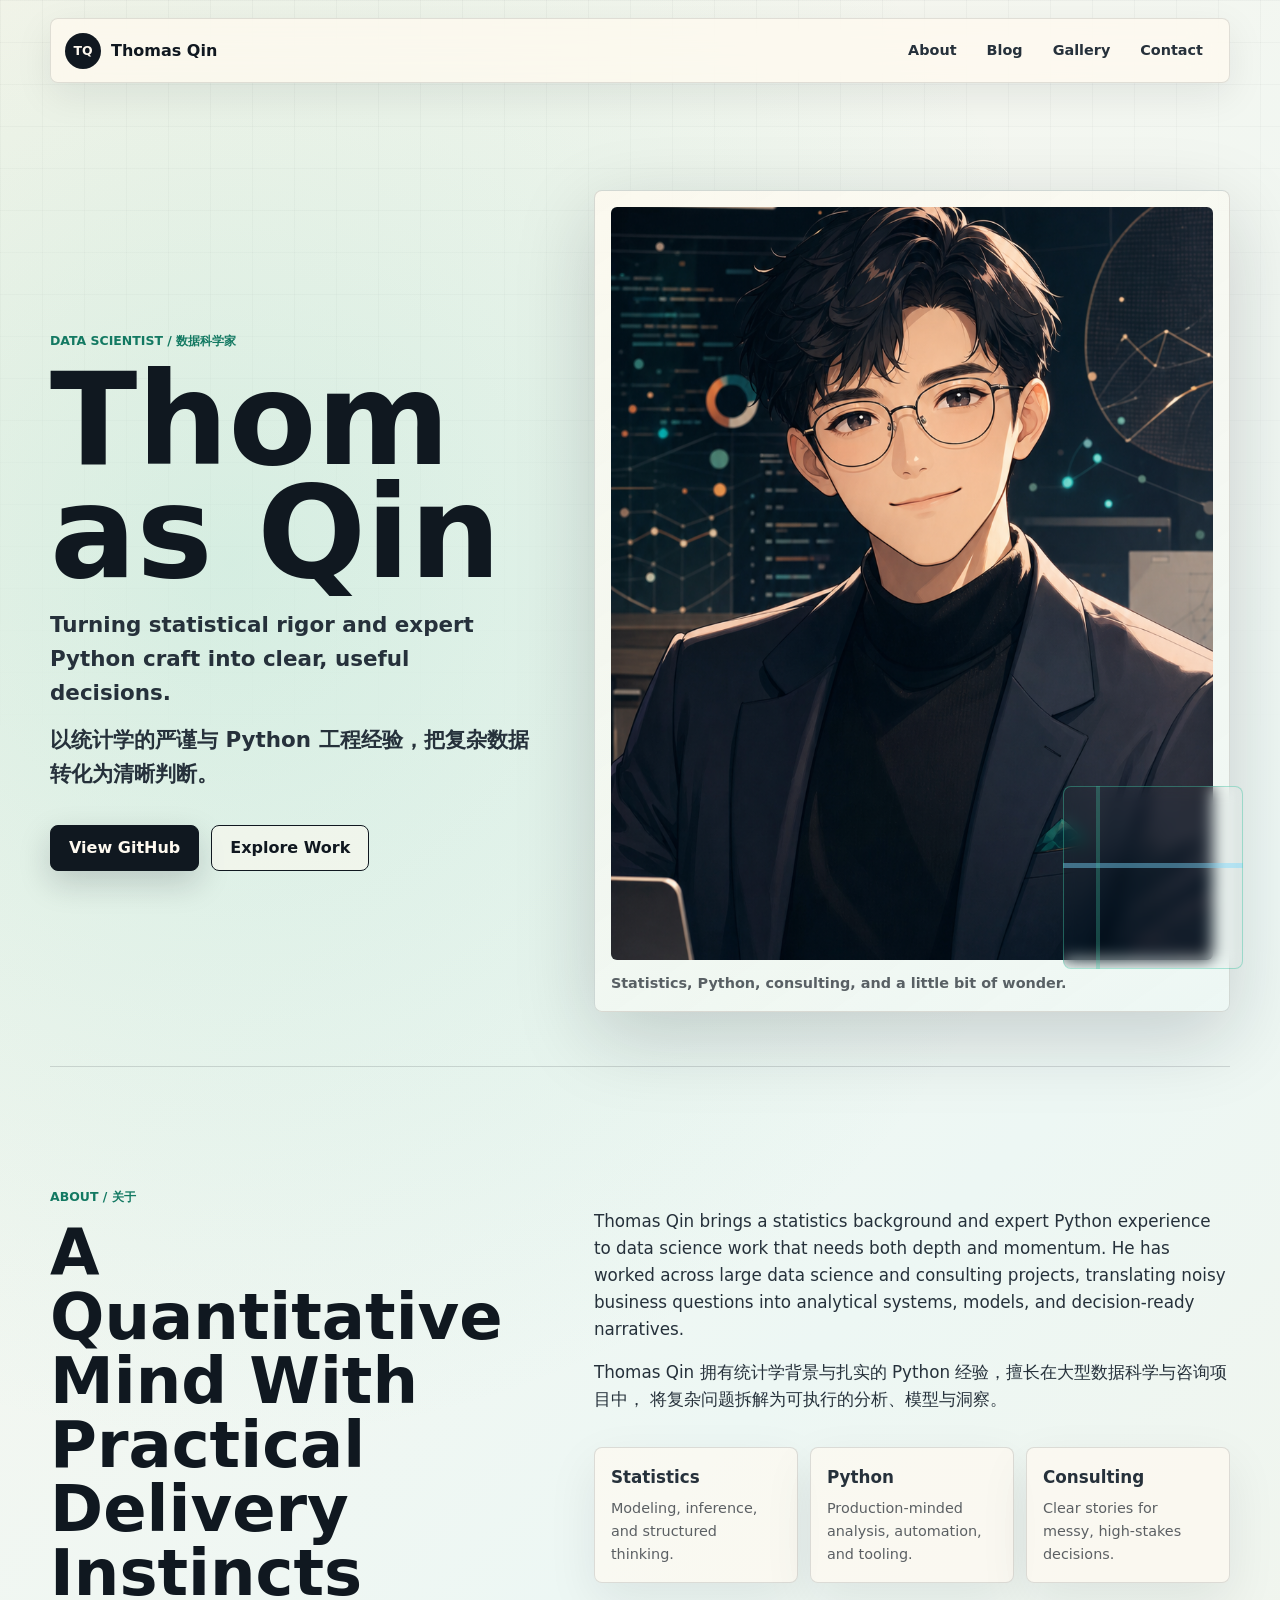
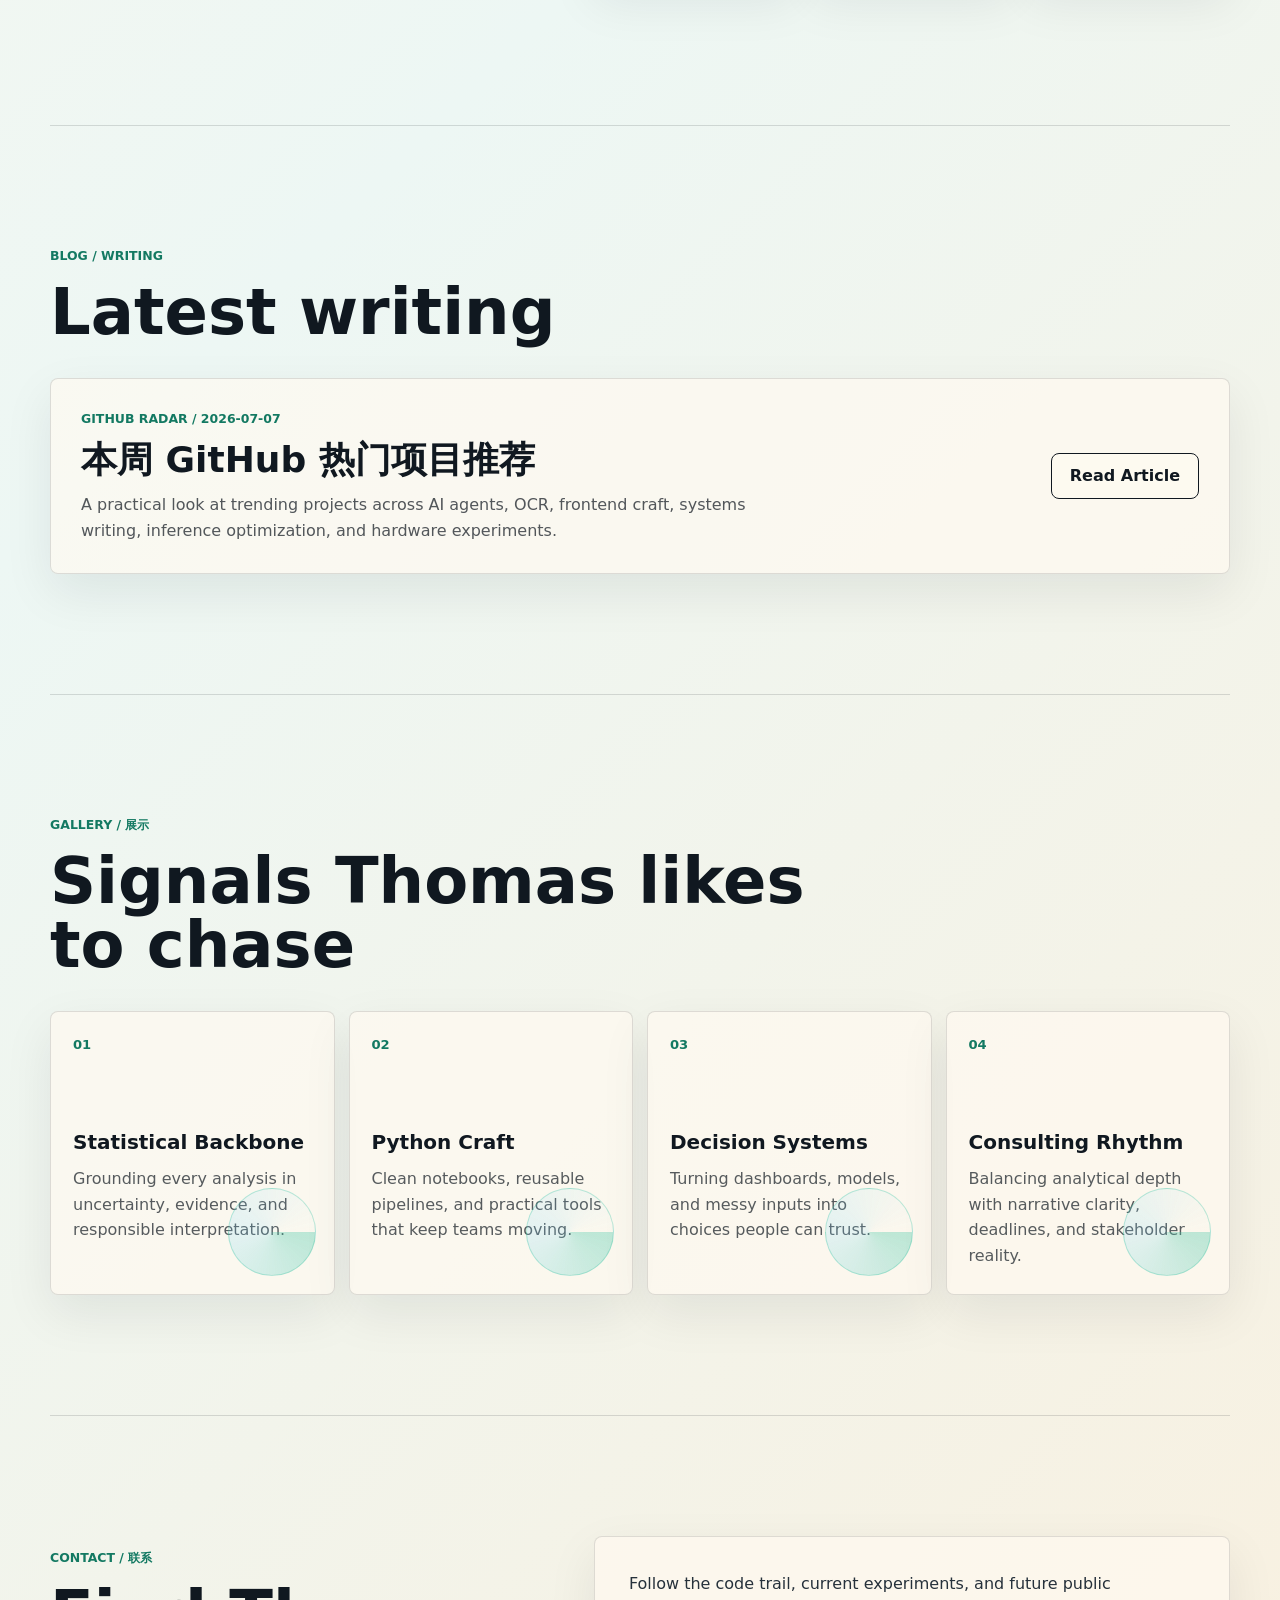
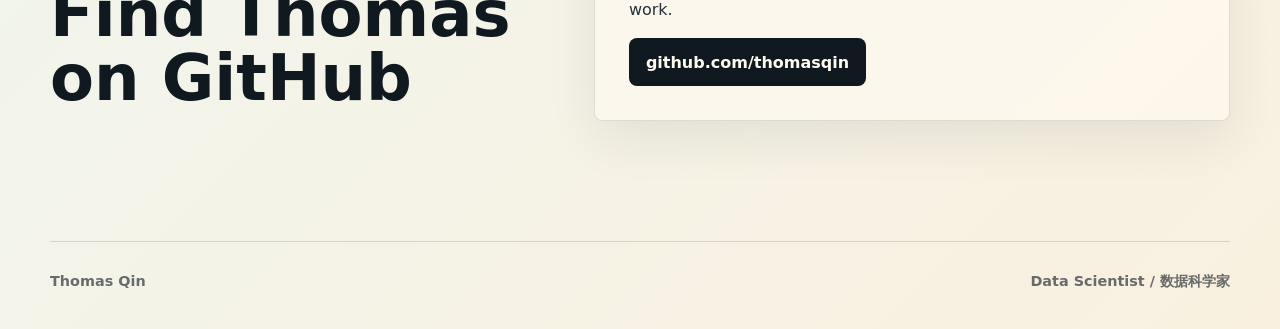
<file: index.html>
<!doctype html>
<html lang="en">
  <head>
    <meta charset="utf-8">
    <meta name="viewport" content="width=device-width, initial-scale=1">
    <meta
      name="description"
      content="Thomas Qin is a data scientist with a statistics background, expert Python experience, and large-scale consulting project work."
    >
    <title>Thomas Qin | Data Scientist</title>
    <link rel="stylesheet" href="styles.css">
  </head>
  <body>
    <header class="site-header" aria-label="Primary">
      <a class="brand" href="#top" aria-label="Thomas Qin home">
        <span class="brand-mark">TQ</span>
        <span>Thomas Qin</span>
      </a>
      <nav class="nav-links" aria-label="Site navigation">
        <a href="#about">About</a>
        <a href="#blog">Blog</a>
        <a href="#gallery">Gallery</a>
        <a href="#contact">Contact</a>
      </nav>
    </header>

    <main id="top">
      <section class="hero section-grid" aria-labelledby="hero-title">
        <div class="hero-copy">
          <p class="eyebrow">Data Scientist / 数据科学家</p>
          <h1 id="hero-title">Thomas Qin</h1>
          <p class="hero-tagline">
            Turning statistical rigor and expert Python craft into clear, useful
            decisions.
          </p>
          <p class="hero-tagline zh">
            以统计学的严谨与 Python 工程经验，把复杂数据转化为清晰判断。
          </p>
          <div class="hero-actions" aria-label="Profile actions">
            <a class="button primary" href="https://github.com/thomasqin" target="_blank" rel="noreferrer">
              View GitHub
            </a>
            <a class="button secondary" href="#gallery">Explore Work</a>
          </div>
        </div>

        <figure class="hero-visual">
          <img
            src="assets/thomas-anime-portrait.png"
            alt="Anime-inspired portrait of a data scientist in an elegant data studio"
          >
          <figcaption>
            Statistics, Python, consulting, and a little bit of wonder.
          </figcaption>
        </figure>
      </section>

      <section class="about section-grid" id="about" aria-labelledby="about-title">
        <div>
          <p class="eyebrow">About / 关于</p>
          <h2 id="about-title">A Quantitative Mind With Practical Delivery Instincts</h2>
        </div>
        <div class="about-copy">
          <p>
            Thomas Qin brings a statistics background and expert Python
            experience to data science work that needs both depth and momentum.
            He has worked across large data science and consulting projects,
            translating noisy business questions into analytical systems,
            models, and decision-ready narratives.
          </p>
          <p class="zh">
            Thomas Qin 拥有统计学背景与扎实的 Python 经验，擅长在大型数据科学与咨询项目中，
            将复杂问题拆解为可执行的分析、模型与洞察。
          </p>
          <dl class="stats-list" aria-label="Core strengths">
            <div>
              <dt>Statistics</dt>
              <dd>Modeling, inference, and structured thinking.</dd>
            </div>
            <div>
              <dt>Python</dt>
              <dd>Production-minded analysis, automation, and tooling.</dd>
            </div>
            <div>
              <dt>Consulting</dt>
              <dd>Clear stories for messy, high-stakes decisions.</dd>
            </div>
          </dl>
        </div>
      </section>

      <section class="blog-preview" id="blog" aria-labelledby="blog-title">
        <div class="section-heading">
          <p class="eyebrow">Blog / Writing</p>
          <h2 id="blog-title">Latest writing</h2>
        </div>
        <article class="post-card">
          <div>
            <p class="post-meta">GitHub Radar / 2026-07-07</p>
            <h3>本周 GitHub 热门项目推荐</h3>
            <p>
              A practical look at trending projects across AI agents, OCR,
              frontend craft, systems writing, inference optimization, and
              hardware experiments.
            </p>
          </div>
          <a class="button secondary" href="blog/github-trending-projects-2026-07-07.html">
            Read Article
          </a>
        </article>
      </section>

      <section class="gallery" id="gallery" aria-labelledby="gallery-title">
        <div class="section-heading">
          <p class="eyebrow">Gallery / 展示</p>
          <h2 id="gallery-title">Signals Thomas likes to chase</h2>
        </div>
        <div class="gallery-grid">
          <article class="gallery-card" tabindex="0">
            <span class="card-index">01</span>
            <h3>Statistical Backbone</h3>
            <p>Grounding every analysis in uncertainty, evidence, and responsible interpretation.</p>
          </article>
          <article class="gallery-card" tabindex="0">
            <span class="card-index">02</span>
            <h3>Python Craft</h3>
            <p>Clean notebooks, reusable pipelines, and practical tools that keep teams moving.</p>
          </article>
          <article class="gallery-card" tabindex="0">
            <span class="card-index">03</span>
            <h3>Decision Systems</h3>
            <p>Turning dashboards, models, and messy inputs into choices people can trust.</p>
          </article>
          <article class="gallery-card" tabindex="0">
            <span class="card-index">04</span>
            <h3>Consulting Rhythm</h3>
            <p>Balancing analytical depth with narrative clarity, deadlines, and stakeholder reality.</p>
          </article>
        </div>
      </section>

      <section class="contact section-grid" id="contact" aria-labelledby="contact-title">
        <div>
          <p class="eyebrow">Contact / 联系</p>
          <h2 id="contact-title">Find Thomas on GitHub</h2>
        </div>
        <div class="contact-panel">
          <p>
            Follow the code trail, current experiments, and future public work.
          </p>
          <a class="github-link" href="https://github.com/thomasqin" target="_blank" rel="noreferrer">
            github.com/thomasqin
          </a>
        </div>
      </section>
    </main>

    <footer class="site-footer">
      <span>Thomas Qin</span>
      <span>Data Scientist / 数据科学家</span>
    </footer>

    <script src="script.js"></script>
  </body>
</html>
</file>
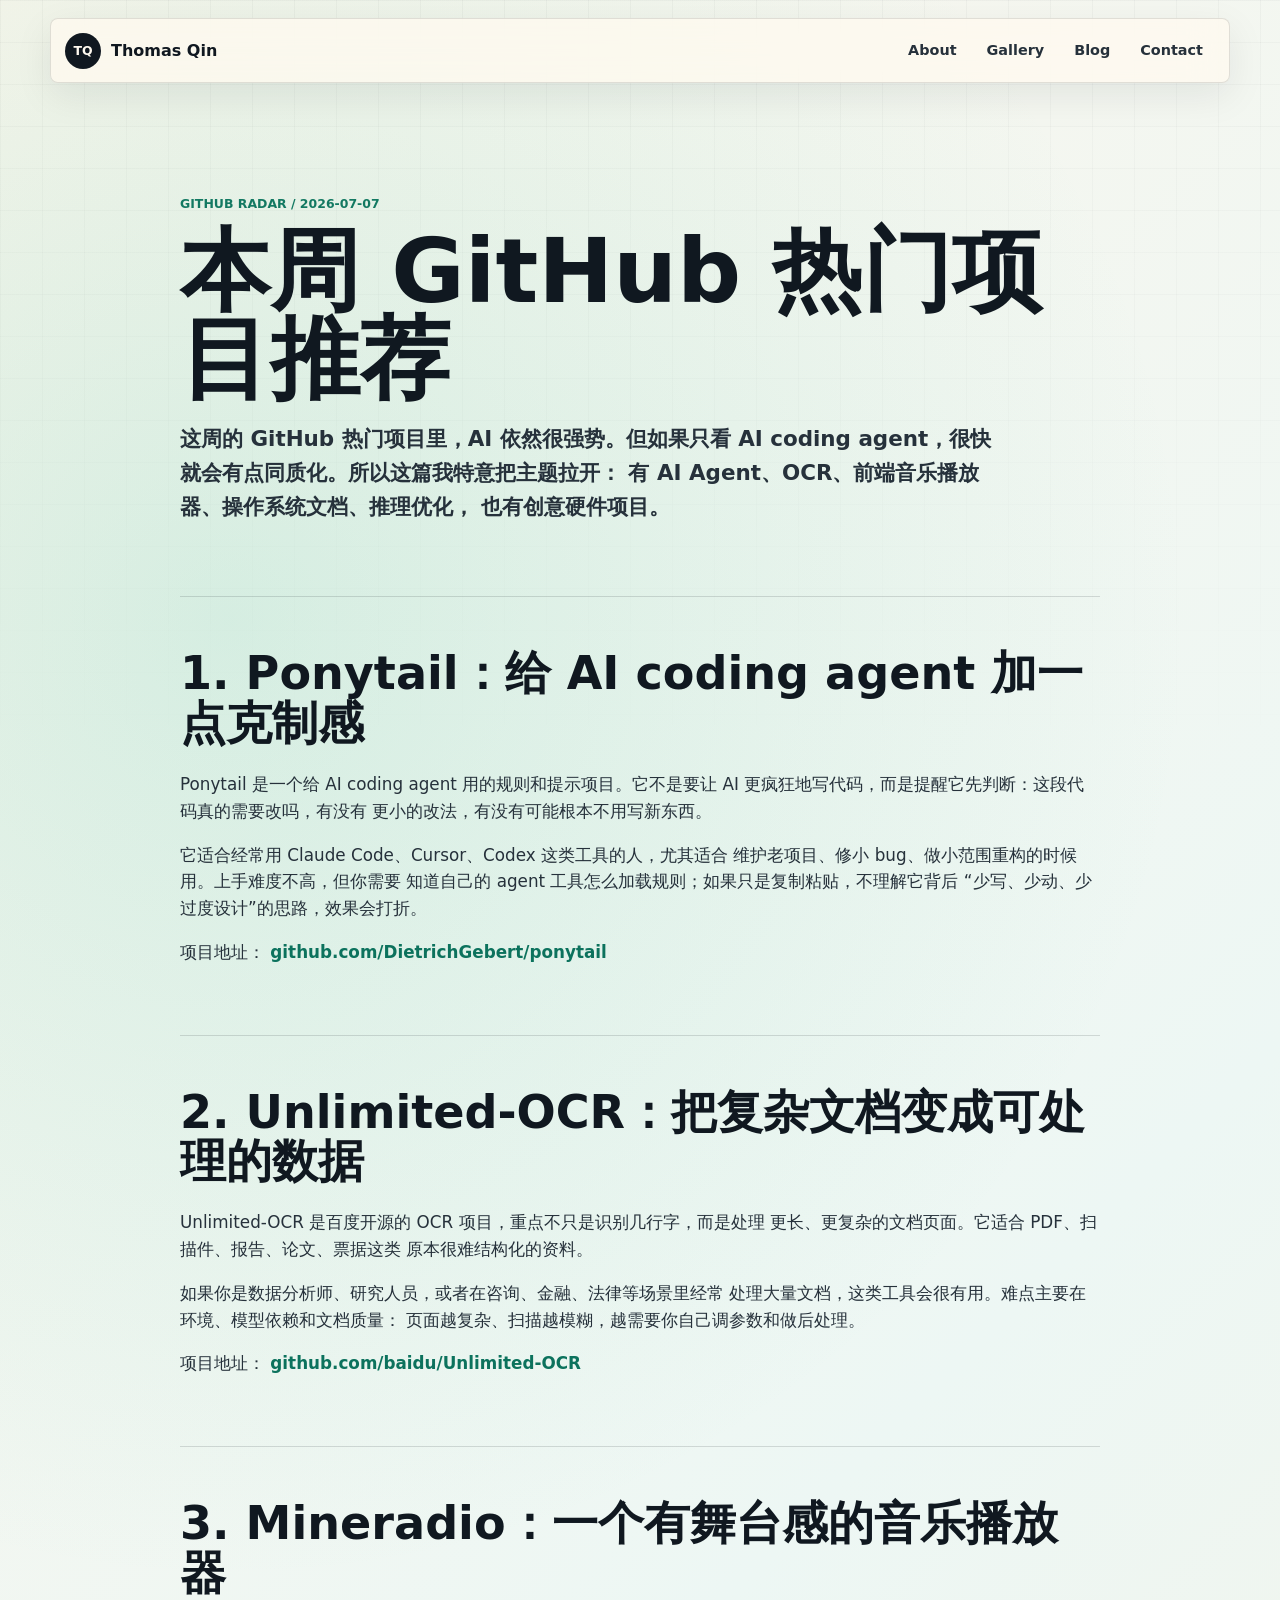
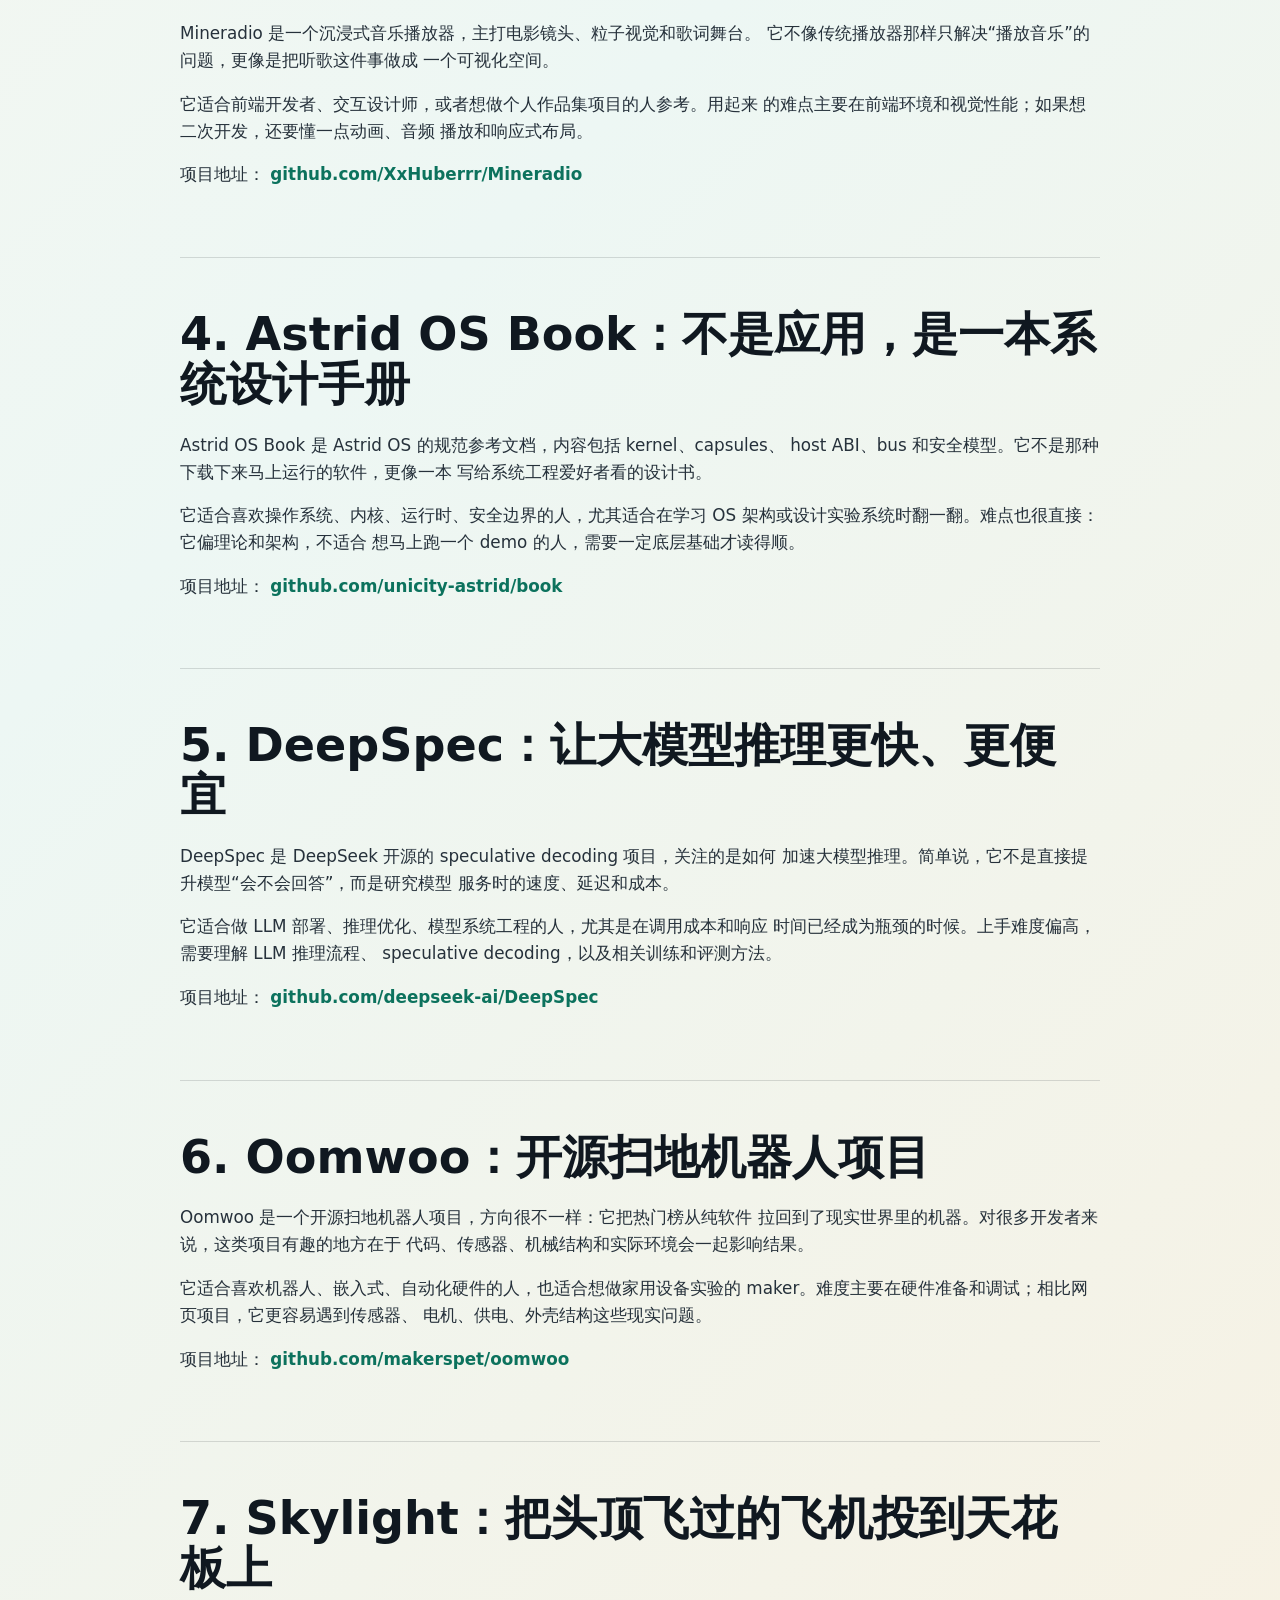
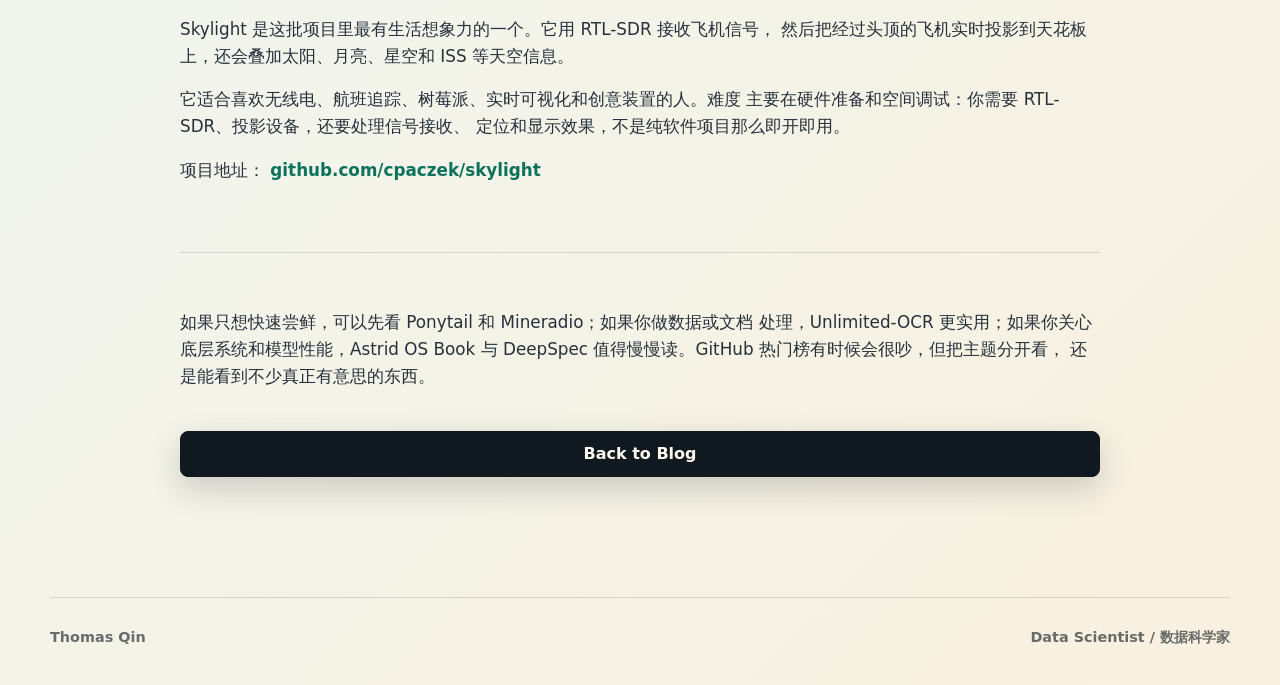
<file: blog/github-trending-projects-2026-07-07.html>
<!doctype html>
<html lang="zh-CN">
  <head>
    <meta charset="utf-8">
    <meta name="viewport" content="width=device-width, initial-scale=1">
    <meta
      name="description"
      content="本周 GitHub 热门项目推荐：从 AI Agent、OCR、音乐播放器、操作系统文档、推理优化到硬件可视化。"
    >
    <title>本周 GitHub 热门项目推荐 | Thomas Qin</title>
    <link rel="stylesheet" href="../styles.css">
  </head>
  <body>
    <header class="site-header" aria-label="Primary">
      <a class="brand" href="../index.html#top" aria-label="Thomas Qin home">
        <span class="brand-mark">TQ</span>
        <span>Thomas Qin</span>
      </a>
      <nav class="nav-links" aria-label="Site navigation">
        <a href="../index.html#about">About</a>
        <a href="../index.html#gallery">Gallery</a>
        <a href="../index.html#blog">Blog</a>
        <a href="../index.html#contact">Contact</a>
      </nav>
    </header>

    <main class="article-shell">
      <article class="article">
        <header class="article-header">
          <p class="eyebrow">GitHub Radar / 2026-07-07</p>
          <h1>本周 GitHub 热门项目推荐</h1>
          <p class="article-lede">
            这周的 GitHub 热门项目里，AI 依然很强势。但如果只看 AI
            coding agent，很快就会有点同质化。所以这篇我特意把主题拉开：
            有 AI Agent、OCR、前端音乐播放器、操作系统文档、推理优化，
            也有创意硬件项目。
          </p>
        </header>

        <section class="article-section">
          <h2>1. Ponytail：给 AI coding agent 加一点克制感</h2>
          <p>
            Ponytail 是一个给 AI coding agent 用的规则和提示项目。它不是要让
            AI 更疯狂地写代码，而是提醒它先判断：这段代码真的需要改吗，有没有
            更小的改法，有没有可能根本不用写新东西。
          </p>
          <p>
            它适合经常用 Claude Code、Cursor、Codex 这类工具的人，尤其适合
            维护老项目、修小 bug、做小范围重构的时候用。上手难度不高，但你需要
            知道自己的 agent 工具怎么加载规则；如果只是复制粘贴，不理解它背后
            “少写、少动、少过度设计”的思路，效果会打折。
          </p>
          <p>
            项目地址：
            <a href="https://github.com/DietrichGebert/ponytail" target="_blank" rel="noreferrer">
              github.com/DietrichGebert/ponytail
            </a>
          </p>
        </section>

        <section class="article-section">
          <h2>2. Unlimited-OCR：把复杂文档变成可处理的数据</h2>
          <p>
            Unlimited-OCR 是百度开源的 OCR 项目，重点不只是识别几行字，而是处理
            更长、更复杂的文档页面。它适合 PDF、扫描件、报告、论文、票据这类
            原本很难结构化的资料。
          </p>
          <p>
            如果你是数据分析师、研究人员，或者在咨询、金融、法律等场景里经常
            处理大量文档，这类工具会很有用。难点主要在环境、模型依赖和文档质量：
            页面越复杂、扫描越模糊，越需要你自己调参数和做后处理。
          </p>
          <p>
            项目地址：
            <a href="https://github.com/baidu/Unlimited-OCR" target="_blank" rel="noreferrer">
              github.com/baidu/Unlimited-OCR
            </a>
          </p>
        </section>

        <section class="article-section">
          <h2>3. Mineradio：一个有舞台感的音乐播放器</h2>
          <p>
            Mineradio 是一个沉浸式音乐播放器，主打电影镜头、粒子视觉和歌词舞台。
            它不像传统播放器那样只解决“播放音乐”的问题，更像是把听歌这件事做成
            一个可视化空间。
          </p>
          <p>
            它适合前端开发者、交互设计师，或者想做个人作品集项目的人参考。用起来
            的难点主要在前端环境和视觉性能；如果想二次开发，还要懂一点动画、音频
            播放和响应式布局。
          </p>
          <p>
            项目地址：
            <a href="https://github.com/XxHuberrr/Mineradio" target="_blank" rel="noreferrer">
              github.com/XxHuberrr/Mineradio
            </a>
          </p>
        </section>

        <section class="article-section">
          <h2>4. Astrid OS Book：不是应用，是一本系统设计手册</h2>
          <p>
            Astrid OS Book 是 Astrid OS 的规范参考文档，内容包括 kernel、capsules、
            host ABI、bus 和安全模型。它不是那种下载下来马上运行的软件，更像一本
            写给系统工程爱好者看的设计书。
          </p>
          <p>
            它适合喜欢操作系统、内核、运行时、安全边界的人，尤其适合在学习 OS
            架构或设计实验系统时翻一翻。难点也很直接：它偏理论和架构，不适合
            想马上跑一个 demo 的人，需要一定底层基础才读得顺。
          </p>
          <p>
            项目地址：
            <a href="https://github.com/unicity-astrid/book" target="_blank" rel="noreferrer">
              github.com/unicity-astrid/book
            </a>
          </p>
        </section>

        <section class="article-section">
          <h2>5. DeepSpec：让大模型推理更快、更便宜</h2>
          <p>
            DeepSpec 是 DeepSeek 开源的 speculative decoding 项目，关注的是如何
            加速大模型推理。简单说，它不是直接提升模型“会不会回答”，而是研究模型
            服务时的速度、延迟和成本。
          </p>
          <p>
            它适合做 LLM 部署、推理优化、模型系统工程的人，尤其是在调用成本和响应
            时间已经成为瓶颈的时候。上手难度偏高，需要理解 LLM 推理流程、
            speculative decoding，以及相关训练和评测方法。
          </p>
          <p>
            项目地址：
            <a href="https://github.com/deepseek-ai/DeepSpec" target="_blank" rel="noreferrer">
              github.com/deepseek-ai/DeepSpec
            </a>
          </p>
        </section>

        <section class="article-section">
          <h2>6. Oomwoo：开源扫地机器人项目</h2>
          <p>
            Oomwoo 是一个开源扫地机器人项目，方向很不一样：它把热门榜从纯软件
            拉回到了现实世界里的机器。对很多开发者来说，这类项目有趣的地方在于
            代码、传感器、机械结构和实际环境会一起影响结果。
          </p>
          <p>
            它适合喜欢机器人、嵌入式、自动化硬件的人，也适合想做家用设备实验的
            maker。难度主要在硬件准备和调试；相比网页项目，它更容易遇到传感器、
            电机、供电、外壳结构这些现实问题。
          </p>
          <p>
            项目地址：
            <a href="https://github.com/makerspet/oomwoo" target="_blank" rel="noreferrer">
              github.com/makerspet/oomwoo
            </a>
          </p>
        </section>

        <section class="article-section">
          <h2>7. Skylight：把头顶飞过的飞机投到天花板上</h2>
          <p>
            Skylight 是这批项目里最有生活想象力的一个。它用 RTL-SDR 接收飞机信号，
            然后把经过头顶的飞机实时投影到天花板上，还会叠加太阳、月亮、星空和
            ISS 等天空信息。
          </p>
          <p>
            它适合喜欢无线电、航班追踪、树莓派、实时可视化和创意装置的人。难度
            主要在硬件准备和空间调试：你需要 RTL-SDR、投影设备，还要处理信号接收、
            定位和显示效果，不是纯软件项目那么即开即用。
          </p>
          <p>
            项目地址：
            <a href="https://github.com/cpaczek/skylight" target="_blank" rel="noreferrer">
              github.com/cpaczek/skylight
            </a>
          </p>
        </section>

        <footer class="article-footer">
          <p>
            如果只想快速尝鲜，可以先看 Ponytail 和 Mineradio；如果你做数据或文档
            处理，Unlimited-OCR 更实用；如果你关心底层系统和模型性能，Astrid OS
            Book 与 DeepSpec 值得慢慢读。GitHub 热门榜有时候会很吵，但把主题分开看，
            还是能看到不少真正有意思的东西。
          </p>
          <a class="button primary" href="../index.html#blog">Back to Blog</a>
        </footer>
      </article>
    </main>

    <footer class="site-footer">
      <span>Thomas Qin</span>
      <span>Data Scientist / 数据科学家</span>
    </footer>
  </body>
</html>
</file>
<file: styles.css>
:root {
  --ink: #101820;
  --ink-soft: #26313b;
  --ivory: #f7f2e8;
  --paper: #fffaf0;
  --jade: #42c5a4;
  --cyan: #79d9ff;
  --gold: #d7a84f;
  --line: rgba(16, 24, 32, 0.14);
  --shadow: 0 24px 80px rgba(16, 24, 32, 0.18);
  --radius: 8px;
  --max-width: 1180px;
}

* {
  box-sizing: border-box;
}

html {
  scroll-padding-top: 112px;
  scroll-behavior: smooth;
}

body {
  min-width: 320px;
  margin: 0;
  color: var(--ink);
  background:
    radial-gradient(circle at 18% 16%, rgba(66, 197, 164, 0.18), transparent 28%),
    linear-gradient(135deg, #fbf6ec 0%, #edf7f4 45%, #f9f0df 100%);
  font-family: system-ui, -apple-system, BlinkMacSystemFont, "Segoe UI", sans-serif;
  line-height: 1.6;
}

body::before {
  position: fixed;
  inset: 0;
  z-index: -1;
  pointer-events: none;
  content: "";
  background-image:
    linear-gradient(rgba(16, 24, 32, 0.04) 1px, transparent 1px),
    linear-gradient(90deg, rgba(16, 24, 32, 0.04) 1px, transparent 1px);
  background-size: 42px 42px;
  mask-image: linear-gradient(to bottom, rgba(0, 0, 0, 0.78), transparent 86%);
}

a {
  color: inherit;
  text-decoration: none;
}

img {
  display: block;
  max-width: 100%;
}

.site-header {
  position: fixed;
  top: 18px;
  left: 50%;
  z-index: 20;
  transform: translateX(-50%);
  display: flex;
  align-items: center;
  justify-content: space-between;
  gap: 24px;
  width: min(var(--max-width), calc(100% - 36px));
  margin: 0;
  padding: 12px 14px;
  border: 1px solid rgba(16, 24, 32, 0.12);
  border-radius: var(--radius);
  background: rgba(255, 250, 240, 0.76);
  backdrop-filter: blur(18px);
  box-shadow: 0 12px 38px rgba(16, 24, 32, 0.08);
}

.brand,
.nav-links,
.hero-actions,
.site-footer {
  display: flex;
  align-items: center;
}

.brand {
  gap: 10px;
  font-weight: 800;
}

.brand-mark {
  display: inline-grid;
  width: 36px;
  height: 36px;
  place-items: center;
  border-radius: 50%;
  color: var(--paper);
  background: var(--ink);
  font-size: 0.78rem;
  letter-spacing: 0;
}

.nav-links {
  gap: 6px;
}

.nav-links a {
  padding: 8px 12px;
  border-radius: 999px;
  color: var(--ink-soft);
  font-size: 0.9rem;
  font-weight: 700;
}

.nav-links a:hover,
.nav-links a:focus-visible {
  background: rgba(66, 197, 164, 0.18);
  outline: none;
}

main {
  width: min(var(--max-width), calc(100% - 36px));
  margin: 0 auto;
  padding-top: 102px;
}

.section-grid {
  display: grid;
  grid-template-columns: minmax(0, 0.86fr) minmax(320px, 1.14fr);
  gap: clamp(28px, 5vw, 72px);
  align-items: center;
}

.hero {
  min-height: calc(100vh - 84px);
  padding: clamp(48px, 7vw, 88px) 0 54px;
}

.eyebrow {
  margin: 0 0 14px;
  color: #137962;
  font-size: 0.78rem;
  font-weight: 800;
  letter-spacing: 0;
  text-transform: uppercase;
}

h1,
h2,
h3,
p {
  margin-top: 0;
}

h1 {
  max-width: 760px;
  margin-bottom: 18px;
  font-size: clamp(4rem, 11vw, 8rem);
  line-height: 0.88;
  letter-spacing: 0;
  overflow-wrap: break-word;
}

h2 {
  margin-bottom: 0;
  font-size: clamp(2rem, 5vw, 4.8rem);
  line-height: 1;
  letter-spacing: 0;
}

h3 {
  margin-bottom: 12px;
  font-size: 1.25rem;
  line-height: 1.15;
}

.hero-tagline {
  max-width: 620px;
  margin-bottom: 12px;
  color: var(--ink-soft);
  font-size: clamp(1.08rem, 2vw, 1.34rem);
  font-weight: 600;
}

.zh {
  font-family: "Microsoft YaHei", "PingFang SC", "Noto Sans CJK SC", system-ui, sans-serif;
}

.hero-actions {
  flex-wrap: wrap;
  gap: 12px;
  margin-top: 34px;
}

.button {
  display: inline-flex;
  min-height: 46px;
  align-items: center;
  justify-content: center;
  padding: 0 18px;
  border: 1px solid var(--ink);
  border-radius: var(--radius);
  font-weight: 800;
  transition: transform 180ms ease, box-shadow 180ms ease, background 180ms ease;
}

.button:hover,
.button:focus-visible {
  transform: translateY(-2px);
  outline: none;
}

.button.primary {
  color: var(--paper);
  background: var(--ink);
  box-shadow: 0 12px 32px rgba(16, 24, 32, 0.18);
}

.button.secondary {
  background: rgba(255, 250, 240, 0.52);
}

.hero-visual {
  position: relative;
  margin: 0;
  padding: clamp(10px, 1.4vw, 16px);
  border: 1px solid rgba(16, 24, 32, 0.14);
  border-radius: var(--radius);
  background: linear-gradient(145deg, rgba(255, 250, 240, 0.82), rgba(237, 247, 244, 0.72));
  box-shadow: var(--shadow);
}

.hero-visual::after {
  position: absolute;
  right: -14px;
  bottom: 42px;
  width: 28%;
  height: 22%;
  border: 1px solid rgba(66, 197, 164, 0.42);
  border-radius: var(--radius);
  content: "";
  background:
    linear-gradient(90deg, transparent 0 18%, rgba(66, 197, 164, 0.3) 18% 20%, transparent 20%),
    linear-gradient(180deg, transparent 0 42%, rgba(121, 217, 255, 0.44) 42% 45%, transparent 45%);
  backdrop-filter: blur(8px);
}

.hero-visual img {
  width: 100%;
  aspect-ratio: 4 / 5;
  border-radius: calc(var(--radius) - 2px);
  object-fit: cover;
}

.hero-visual figcaption {
  margin-top: 12px;
  color: rgba(16, 24, 32, 0.68);
  font-size: 0.9rem;
  font-weight: 700;
}

.about,
.blog-preview,
.contact {
  padding: clamp(72px, 10vw, 120px) 0;
  border-top: 1px solid var(--line);
}

.about-copy {
  color: var(--ink-soft);
  font-size: 1.05rem;
}

.stats-list {
  display: grid;
  grid-template-columns: repeat(3, minmax(0, 1fr));
  gap: 12px;
  margin: 34px 0 0;
}

.stats-list div,
.gallery-card,
.post-card,
.contact-panel {
  border: 1px solid rgba(16, 24, 32, 0.13);
  border-radius: var(--radius);
  background: rgba(255, 250, 240, 0.68);
  box-shadow: 0 18px 50px rgba(16, 24, 32, 0.08);
}

.stats-list div {
  padding: 16px;
}

.stats-list dt {
  margin-bottom: 6px;
  font-weight: 900;
}

.stats-list dd {
  margin: 0;
  color: rgba(16, 24, 32, 0.68);
  font-size: 0.9rem;
}

.gallery {
  padding: clamp(72px, 10vw, 120px) 0;
  border-top: 1px solid var(--line);
}

.section-heading {
  max-width: 760px;
  margin-bottom: 34px;
}

.gallery-grid {
  display: grid;
  grid-template-columns: repeat(4, minmax(0, 1fr));
  gap: 14px;
}

.gallery-card {
  position: relative;
  min-height: 284px;
  padding: 22px;
  overflow: hidden;
  transition: transform 220ms ease, background 220ms ease, box-shadow 220ms ease;
}

.gallery-card::before {
  position: absolute;
  inset: auto 18px 18px auto;
  width: 86px;
  height: 86px;
  border: 1px solid rgba(66, 197, 164, 0.34);
  border-radius: 50%;
  content: "";
  background: conic-gradient(from 90deg, rgba(66, 197, 164, 0.34), rgba(121, 217, 255, 0.18), transparent);
}

.gallery-card.is-active,
.gallery-card:hover,
.gallery-card:focus-visible {
  transform: translateY(-6px);
  background: rgba(255, 250, 240, 0.9);
  box-shadow: 0 24px 72px rgba(16, 24, 32, 0.14);
  outline: none;
}

.card-index {
  display: block;
  margin-bottom: 76px;
  color: #137962;
  font-size: 0.82rem;
  font-weight: 900;
}

.gallery-card p {
  margin-bottom: 0;
  color: rgba(16, 24, 32, 0.7);
}

.post-card {
  display: flex;
  align-items: center;
  justify-content: space-between;
  gap: 24px;
  padding: clamp(20px, 3vw, 30px);
}

.post-card h3 {
  font-size: clamp(1.35rem, 3vw, 2.25rem);
  overflow-wrap: anywhere;
}

.post-card p {
  max-width: 720px;
  margin-bottom: 0;
  color: rgba(16, 24, 32, 0.72);
}

.post-meta {
  margin-bottom: 10px !important;
  color: #137962 !important;
  font-size: 0.78rem;
  font-weight: 900;
  letter-spacing: 0;
  text-transform: uppercase;
}

.article-shell {
  max-width: 920px;
}

.article {
  padding: clamp(54px, 8vw, 92px) 0 clamp(72px, 10vw, 120px);
}

.article-header {
  margin-bottom: clamp(40px, 7vw, 72px);
}

.article-header h1 {
  max-width: 900px;
  font-size: clamp(2.8rem, 7vw, 5.8rem);
  line-height: 0.98;
  overflow-wrap: anywhere;
}

.article-lede {
  max-width: 820px;
  color: var(--ink-soft);
  font-size: clamp(1.08rem, 2vw, 1.34rem);
  font-weight: 650;
}

.article-section {
  padding: clamp(30px, 5vw, 52px) 0;
  border-top: 1px solid var(--line);
}

.article-section h2 {
  margin-bottom: 22px;
  font-size: clamp(1.6rem, 3.6vw, 2.9rem);
  line-height: 1.08;
  overflow-wrap: anywhere;
}

.article-section p,
.article-footer p {
  color: var(--ink-soft);
  font-size: 1.05rem;
}

.article-section a {
  color: #0c725d;
  font-weight: 850;
  overflow-wrap: anywhere;
}

.article-section a:hover,
.article-section a:focus-visible {
  color: var(--ink);
  outline: none;
  text-decoration: underline;
  text-decoration-thickness: 2px;
  text-underline-offset: 4px;
}

.article-footer {
  display: grid;
  gap: 24px;
  padding-top: clamp(32px, 5vw, 56px);
  border-top: 1px solid var(--line);
}

.contact-panel {
  padding: clamp(22px, 3vw, 34px);
}

.contact-panel p {
  max-width: 520px;
  color: var(--ink-soft);
}

.github-link {
  display: inline-flex;
  max-width: 100%;
  min-height: 48px;
  align-items: center;
  padding: 0 16px;
  border: 1px solid rgba(16, 24, 32, 0.2);
  border-radius: var(--radius);
  overflow-wrap: anywhere;
  color: var(--paper);
  background: var(--ink);
  font-weight: 900;
}

.site-footer {
  justify-content: space-between;
  gap: 18px;
  width: min(var(--max-width), calc(100% - 36px));
  margin: 0 auto;
  padding: 28px 0 36px;
  border-top: 1px solid var(--line);
  color: rgba(16, 24, 32, 0.62);
  font-size: 0.9rem;
  font-weight: 700;
}

@media (max-width: 900px) {
  .section-grid,
  .gallery-grid,
  .stats-list {
    grid-template-columns: 1fr;
  }

  .post-card {
    align-items: stretch;
    flex-direction: column;
  }

  .hero {
    min-height: auto;
  }

  .hero-visual {
    max-width: 560px;
  }

  .gallery-card {
    min-height: 220px;
  }

  .card-index {
    margin-bottom: 42px;
  }
}

@media (max-width: 620px) {
  html {
    scroll-padding-top: 166px;
  }

  .site-header {
    align-items: flex-start;
    flex-direction: column;
  }

  .nav-links {
    flex-wrap: wrap;
    width: 100%;
    justify-content: flex-start;
  }

  .nav-links a {
    padding-inline: 8px;
  }

  main,
  .site-header,
  .site-footer {
    width: min(100% - 24px, var(--max-width));
  }

  .hero-actions,
  .site-footer {
    align-items: stretch;
    flex-direction: column;
  }

  main {
    padding-top: 154px;
  }

  .button,
  .github-link {
    width: 100%;
  }
}

@media (prefers-reduced-motion: reduce) {
  *,
  *::before,
  *::after {
    scroll-behavior: auto !important;
    transition-duration: 0.01ms !important;
    animation-duration: 0.01ms !important;
    animation-iteration-count: 1 !important;
  }
}
</file>
